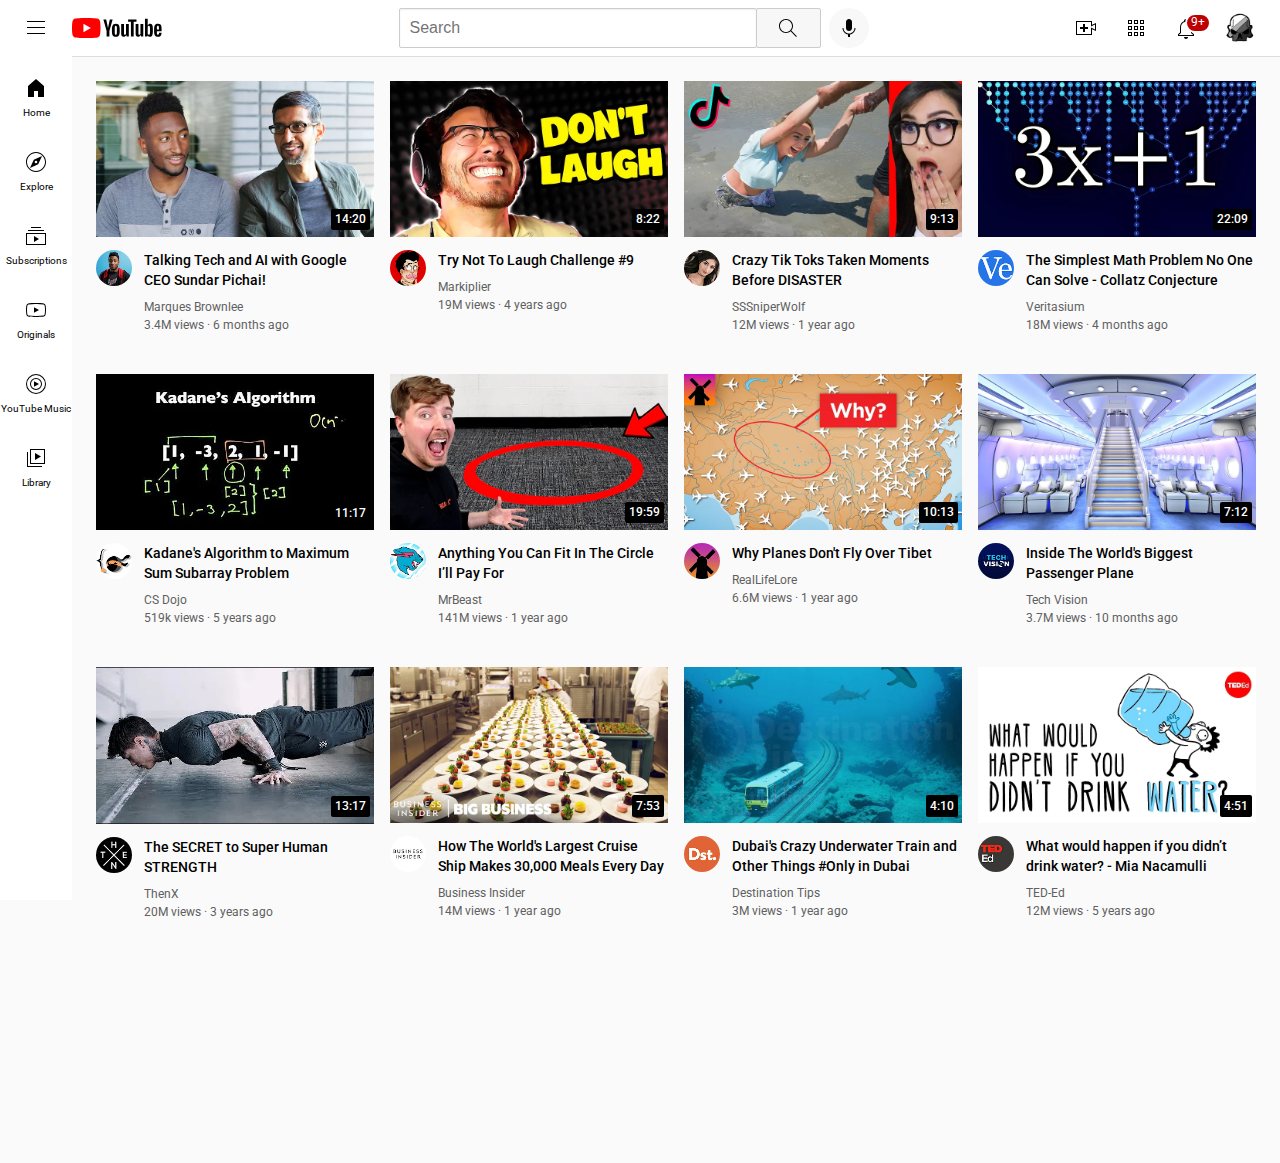
<file: index.html>
<!DOCTYPE html>
<html lang="en">
  <head>
    <meta charset="UTF-8" />
    <meta name="viewport" content="width=device-width, initial-scale=1.0" />
    <title>YouTube</title>
    <link rel="stylesheet" href="styles.css" />
    <link rel="preconnect" href="https://fonts.googleapis.com" />
    <link rel="preconnect" href="https://fonts.gstatic.com" crossorigin />
    <link
      href="https://fonts.googleapis.com/css2?family=Roboto:wght@400;500;700&display=swap"
      rel="stylesheet"
    />
  </head>
  <body>
    <div class="header">
      <div class="left">
        <img
          class="ham-menu"
          src="images/header/hamburger-menu.svg"
          alt="hamburger btn"
        />
        <img
          class="yt-logo"
          src="images/header/youtube-logo.svg"
          alt="yt logo"
        />
      </div>
      <div class="middle">
        <input class="search-bar" type="text" placeholder="Search" />
        <button class="search-btn">
          <img
            class="search-ico"
            src="images/header/search.svg"
            alt="search btn"
          />
        </button>
        <button class="voice-search-btn">
          <img
            class="voice-ico"
            src="images/header/voice-search-icon.svg"
            alt="user btn"
          />
        </button>
      </div>
      <div class="right">
        <img
          class="create"
          src="images/header/upload.svg"
          alt="create"
        />
        <img
          class="apps"
          src="images/header/youtube-apps.svg"
          alt="apps"
        />
        <div class="notis-ico-cont">
          <img
            class="notis"
            src="images/header/notifications.svg"
            alt="notifications"
          />
          <div class="amount-of-notis">9+</div>
        </div>
        <img
          class="profile"
          src="images/header/profilepic.jpg"
          alt="profile"
        />
      </div>
    </div>

    <div class="sidebar">
      <div class="sidebar-btns">
        <img
          class="ico-size"
          src="images/sidebar/home.svg"
          alt="Home"
        />
        Home
      </div>
      <div class="sidebar-btns">
        <img
          class="ico-size"
          src="images/sidebar/explore.svg"
          alt="Home"
        />
        Explore
      </div>
      <div class="sidebar-btns">
        <img
          class="ico-size"
          src="images/sidebar/subscriptions.svg"
          alt="Home"
        />
        Subscriptions
      </div>
      <div class="sidebar-btns">
        <img
          class="ico-size"
          src="images/sidebar/originals.svg"
          alt="Home"
        />
        Originals
      </div>
      <div class="sidebar-btns">
        <img
          class="ico-size"
          src="images/sidebar/youtube-music.svg"
          alt="Home"
        />
        YouTube Music
      </div>
      <div class="sidebar-btns">
        <img
          class="ico-size"
          src="images/sidebar/library.svg"
          alt="Home"
        />
        Library
      </div>
    </div>

    <div class="video-grid">
      <div class="video-preview">
        <div class="thumbnail-row">
          <img
            class="thumbnail"
            src="images/thumbnails/thumbnail-1.jpg"
            alt="Marques Thumbnail"
          />
          <div class="vid-time">14:20</div>
        </div>
        <div class="video-info-grid">
          <div class="channel-picture">
            <img
              class="profile-picture"
              src="images/channels/channel-1.jpeg"
              alt="Marques PFP"
            />
          </div>
          <div class="video-info">
            <p class="video-title">
              Talking Tech and AI with Google CEO Sundar Pichai!
            </p>
            <p class="video-author">Marques Brownlee</p>
            <p class="video-stats">3.4M views &#183; 6 months ago</p>
          </div>
        </div>
      </div>

      <div class="video-preview">
        <div class="thumbnail-row">
          <img
            class="thumbnail"
            src="images/thumbnails/thumbnail-2.jpg"
            alt="Markiplier Thumbnail"
          />
          <div class="vid-time">8:22</div>
        </div>
        <div class="video-info-grid">
          <div class="channel-picture">
            <img
              class="profile-picture"
              src="images/channels/channel-2.jpeg"
              alt="Markiplier PFP"
            />
          </div>
          <div class="video-info">
            <p class="video-title">Try Not To Laugh Challenge #9</p>
            <p class="video-author">Markiplier</p>
            <p class="video-stats">19M views &#183; 4 years ago</p>
          </div>
        </div>
      </div>
      <div class="video-preview">
        <div class="thumbnail-row">
          <img
            class="thumbnail"
            src="images/thumbnails/thumbnail-3.jpg"
            alt="SSSniperWolf Thumbnail"
          />
          <div class="vid-time">9:13</div>
        </div>
        <div class="video-info-grid">
          <div class="channel-picture">
            <img
              class="profile-picture"
              src="images/channels/channel-3.jpeg"
              alt="SSSniperWolf PFP"
            />
          </div>
          <div class="video-info">
            <p class="video-title">
              Crazy Tik Toks Taken Moments Before DISASTER
            </p>
            <p class="video-author">SSSniperWolf</p>
            <p class="video-stats">12M views &#183; 1 year ago</p>
          </div>
        </div>
      </div>

      <div class="video-preview">
        <div class="thumbnail-row">
          <img
            class="thumbnail"
            src="images/thumbnails/thumbnail-4.jpg"
            alt="Veritasium Thumbnail"
          />
          <div class="vid-time">22:09</div>
        </div>
        <div class="video-info-grid">
          <div class="channel-picture">
            <img
              class="profile-picture"
              src="images/channels/channel-4.jpeg"
              alt="Veritasium PFP"
            />
          </div>
          <div class="video-info">
            <p class="video-title">
              The Simplest Math Problem No One Can Solve - Collatz Conjecture
            </p>
            <p class="video-author">Veritasium</p>
            <p class="video-stats">18M views &#183; 4 months ago</p>
          </div>
        </div>
      </div>

      <div class="video-preview">
        <div class="thumbnail-row">
          <img
            class="thumbnail"
            src="images/thumbnails/thumbnail-5.jpg"
            alt="CS Dojo Thumbnail"
          />
          <div class="vid-time">11:17</div>
        </div>
        <div class="video-info-grid">
          <div class="channel-picture">
            <img
              class="profile-picture"
              src="images/channels/channel-5.jpeg"
              alt="CS Dojo PFP"
            />
          </div>
          <div class="video-info">
            <p class="video-title">
              Kadane's Algorithm to Maximum Sum Subarray Problem
            </p>
            <p class="video-author">CS Dojo</p>
            <p class="video-stats">519k views &#183; 5 years ago</p>
          </div>
        </div>
      </div>

      <div class="video-preview">
        <div class="thumbnail-row">
          <img
            class="thumbnail"
            src="images/thumbnails/thumbnail-6.jpg"
            alt="MrBeast Thumbnail"
          />
          <div class="vid-time">19:59</div>
        </div>
        <div class="video-info-grid">
          <div class="channel-picture">
            <img
              class="profile-picture"
              src="images/channels/channel-6.jpeg"
              alt="MrBeast PFP"
            />
          </div>
          <div class="video-info">
            <p class="video-title">
              Anything You Can Fit In The Circle I’ll Pay For
            </p>
            <p class="video-author">MrBeast</p>
            <p class="video-stats">141M views &#183; 1 year ago</p>
          </div>
        </div>
      </div>

      <div class="video-preview">
        <div class="thumbnail-row">
          <img
            class="thumbnail"
            src="images/thumbnails/thumbnail-7.jpg"
            alt="RealLifeLore Thumbnail"
          />
          <div class="vid-time">10:13</div>
        </div>
        <div class="video-info-grid">
          <div class="channel-picture">
            <img
              class="profile-picture"
              src="images/channels/channel-7.jpeg"
              alt="RealLifeLore PFP"
            />
          </div>
          <div class="video-info">
            <p class="video-title">Why Planes Don't Fly Over Tibet</p>
            <p class="video-author">RealLifeLore</p>
            <p class="video-stats">6.6M views &#183; 1 year ago</p>
          </div>
        </div>
      </div>

      <div class="video-preview">
        <div class="thumbnail-row">
          <img
            class="thumbnail"
            src="images/thumbnails/thumbnail-8.jpg"
            alt="Tech Vision Thumbnail"
          />
          <div class="vid-time">7:12</div>
        </div>
        <div class="video-info-grid">
          <div class="channel-picture">
            <img
              class="profile-picture"
              src="images/channels/channel-8.jpeg"
              alt="Tech Vision PFP"
            />
          </div>
          <div class="video-info">
            <p class="video-title">
              Inside The World's Biggest Passenger Plane
            </p>
            <p class="video-author">Tech Vision</p>
            <p class="video-stats">3.7M views &#183; 10 months ago</p>
          </div>
        </div>
      </div>

      <div class="video-preview">
        <div class="thumbnail-row">
          <img
            class="thumbnail"
            src="images/thumbnails/thumbnail-9.jpg"
            alt="ThenX Thumbnail"
          />
          <div class="vid-time">13:17</div>
        </div>
        <div class="video-info-grid">
          <div class="channel-picture">
            <img
              class="profile-picture"
              src="images/channels/channel-9.jpeg"
              alt="ThenX PFP"
            />
          </div>
          <div class="video-info">
            <p class="video-title">The SECRET to Super Human STRENGTH</p>
            <p class="video-author">ThenX</p>
            <p class="video-stats">20M views &#183; 3 years ago</p>
          </div>
        </div>
      </div>

      <div class="video-preview">
        <div class="thumbnail-row">
          <img
            class="thumbnail"
            src="images/thumbnails/thumbnail-10.jpg"
            alt="Business Insider Thumbnail"
          />
          <div class="vid-time">7:53</div>
        </div>
        <div class="video-info-grid">
          <div class="channel-picture">
            <img
              class="profile-picture"
              src="images/channels/channel-10.jpeg"
              alt="Business Insider PFP"
            />
          </div>
          <div class="video-info">
            <p class="video-title">
              How The World's Largest Cruise Ship Makes 30,000 Meals Every Day
            </p>
            <p class="video-author">Business Insider</p>
            <p class="video-stats">14M views &#183; 1 year ago</p>
          </div>
        </div>
      </div>

      <div class="video-preview">
        <div class="thumbnail-row">
          <img
            class="thumbnail"
            src="images/thumbnails/thumbnail-11.jpg"
            alt="Destination Tips Thumbnail"
          />
          <div class="vid-time">4:10</div>
        </div>
        <div class="video-info-grid">
          <div class="channel-picture">
            <img
              class="profile-picture"
              src="images/channels/channel-11.jpeg"
              alt="Destination Tips PFP"
            />
          </div>
          <div class="video-info">
            <p class="video-title">
              Dubai's Crazy Underwater Train and Other Things #Only in Dubai
            </p>
            <p class="video-author">Destination Tips</p>
            <p class="video-stats">3M views &#183; 1 year ago</p>
          </div>
        </div>
      </div>

      <div class="video-preview">
        <div class="thumbnail-row">
          <img
            class="thumbnail"
            src="images/thumbnails/thumbnail-12.jpg"
            alt="TED-Ed Thumbnail"
          />
          <div class="vid-time">4:51</div>
        </div>
        <div class="video-info-grid">
          <div class="channel-picture">
            <img
              class="profile-picture"
              src="images/channels/channel-12.jpeg"
              alt="TED-Ed PFP"
            />
          </div>
          <div class="video-info">
            <p class="video-title">
              What would happen if you didn’t drink water? - Mia Nacamulli
            </p>
            <p class="video-author">TED-Ed</p>
            <p class="video-stats">12M views &#183; 5 years ago</p>
          </div>
        </div>
      </div>
    </div>
    <div class="footnote"></div>
  </body>
</html>
</file>
<file: styles.css>
p {
  font-family: Roboto, Arial;
  margin-top: 0;
  margin-bottom: 0;
}

body {
  font-size: 16px;
  font-weight: 400;
  line-height: 1.5;
  margin: 0;
  padding-top: 61px;
  padding-left: 76px;
  padding-right: 4px;
  background-color: rgb(250, 250, 250);
}

.thumbnail {
  width: 100%;
}

.video-title {
  margin-top: 6px;
  margin-left: 0;
  font-size: 14px;
  font-weight: 500;
  line-height: 20px;
}

.video-info {
  height: 112px;
}

.video-info-grid {
  display: grid;
  grid-template-columns: 48px 1fr;
}

.channel-picture {
  height: 112px;
  width: 40px;
}

.profile-picture {
  width: 36px;
  border-radius: 36px;
  margin-top: 6px;
}

.thumbnail-row {
  position: relative;
}

.video-author {
  margin-top: 8px;
  font-size: 12px;
  margin-bottom: 0;
  color: rgb(96, 96, 96);
}

.video-stats {
  font-size: 12px;
  color: rgb(96, 96, 96);
  margin-bottom: 16px;
}

.video-grid {
  display: grid;
  grid-template-columns: 1fr 1fr 1fr;
  column-gap: 16px;
  row-gap: 18px;
  padding: 20px;
}

@media (max-width: 750px) {
  .video-grid {
    grid-template-columns: 1fr 1fr;
  }
}

@media (min-width: 1000px) {
  .video-grid {
    grid-template-columns: 1fr 1fr 1fr 1fr;
  }
}

.header {
  height: 56px;
  display: flex;
  position: fixed;
  flex-direction: row;
  border-bottom: 1px solid #dedddd;
  align-items: center;
  background-color: white;
  justify-content: space-between;
  top: 0;
  left: 0;
  right: 0;
  z-index: 100;
}

.left {
  display: flex;
  align-items: center;
}

.search-bar {
  height: 36px;
  flex: 1;
  width: 0;
  min-width: 0;
  padding-left: 10px;
  font-size: 16px;
  border: 1px solid;
  border-color: #cccccc;
  border-radius: 2px;
  box-shadow: inset 0px 1px 2px #eeeeee;
}

.search-bar:placeholder {
  font-family: Roboto, Arial;
  font-size: 16px;
}

.search-btn {
  height: 40px;
  width: 65px;
  border: 1px solid #cccccc;
  border-radius: 2px;
  background-color: #f7f7f7;
  margin-left: -1px;
  margin-right: 8px;
  cursor: pointer;
}

.search-ico {
  height: 24px;
  vertical-align: middle;
}

.voice-search-btn {
  height: 40px;
  width: 40px;
  cursor: pointer;
  border-radius: 20px;
  border: none;
  background-color: #f8f8f8;
  display: flex;
  justify-content: center;
  align-items: center;
}

.voice-ico {
  height: 24px;
}

.middle {
  display: flex;
  align-items: center;
  flex: 1;
  margin-left: 60px;
  max-width: 470px;
}

.create,
.apps,
.notis {
  height: 24px;
  cursor: pointer;
  vertical-align: middle;
}

.notis-ico-cont {
  position: relative;
}

.amount-of-notis {
  position: absolute;
  top: -2px;
  right: -13px;
  color: white;
  line-height: 1.1;
  background-color: rgb(189, 0, 0);
  font-family: Roboto, Ariel;
  padding-left: 4px;
  padding-right: 4px;
  padding-top: 1px;
  padding-bottom: 1px;
  font-size: 12px;
  font-weight: 400;
  border: 2px solid rgb(121, 0, 0);
  border: 2px solid white;
  border-radius: 20px;
}

.right {
  display: flex;
  align-items: center;
  justify-content: space-between;
  margin-right: 24px;
  margin-left: 29px;
  width: 182px;
  flex-shrink: 0;
}

.profile {
  height: 32px;
  border-radius: 16px;
  cursor: pointer;
}

.ham-menu {
  height: 24px;
  margin-left: 24px;
  margin-right: 24px;
  cursor: pointer;
}

.yt-logo {
  height: 20px;
}

.sidebar {
  position: fixed;
  top: 56px;
  left: 0;
  bottom: 0;
  background-color: white;
  width: 72px;
  padding-top: 5px;
  z-index: 101;
}

.vid-time {
  position: absolute;
  background-color: black;
  color: white;
  font-family: Roboto, Ariel;
  font-size: 12px;
  padding-top: 1.5px;
  padding-bottom: 2px;
  padding-left: 4px;
  padding-right: 4px;
  border-radius: 2px;
  font-weight: 500;
  bottom: 13.5px;
  right: 4px;
}

.sidebar-btns {
  font-size: 10px;
  font-family: Roboto, Ariel;
  height: 74px;
  display: flex;
  flex-direction: column;
  justify-content: center;
  align-items: center;
  cursor: pointer;
}

.ico-size {
  height: 24px;
  margin-bottom: 5px;
}

.sidebar-btns:hover {
  background-color: #cccccc;
}

.footnote {
  height: 200px;
}
</file>
